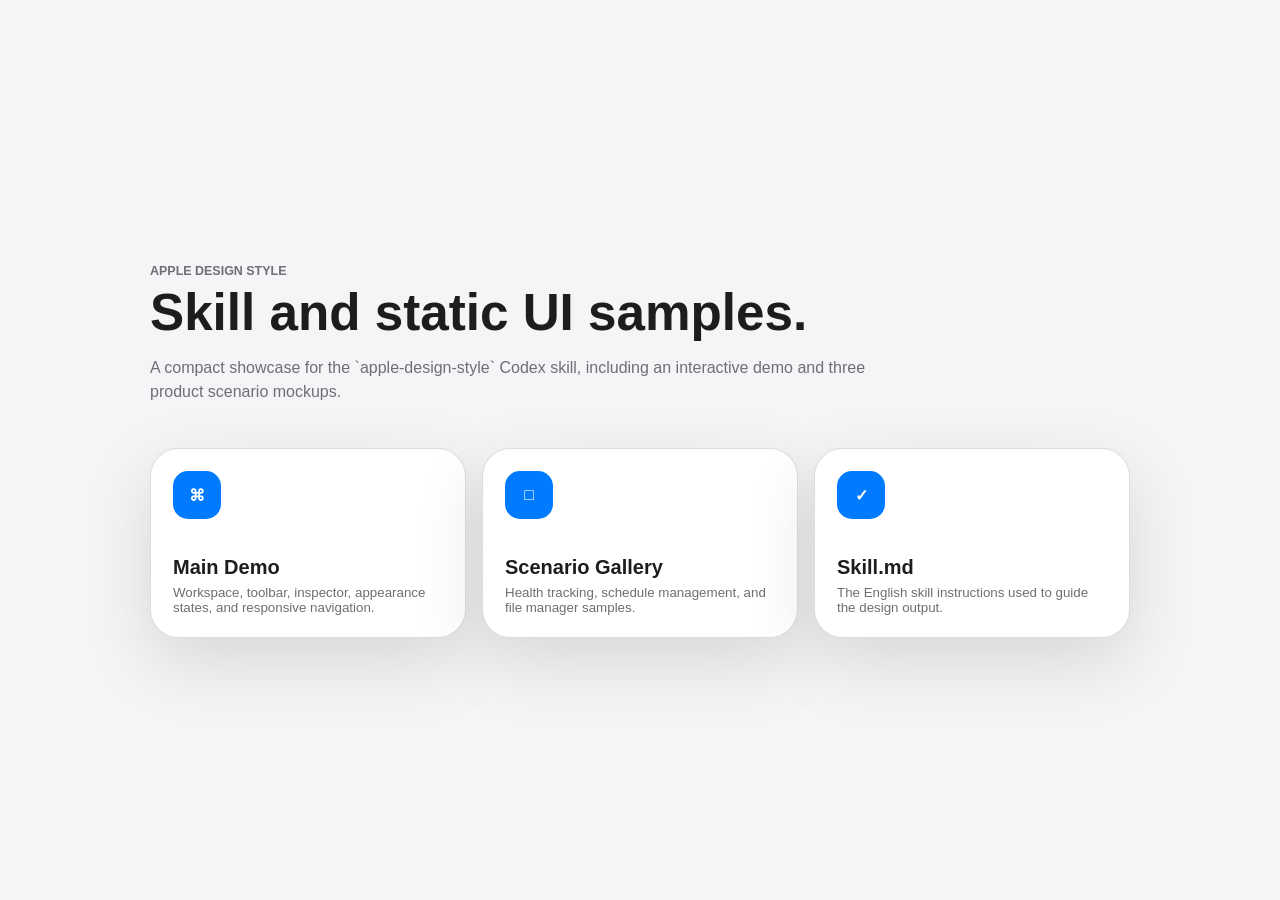
<file: index.html>
<!doctype html>
<html lang="en">
  <head>
    <meta charset="utf-8" />
    <meta name="viewport" content="width=device-width, initial-scale=1" />
    <title>Apple Design Style Showcase</title>
    <link rel="icon" href="./demo/assets/favicon.svg" type="image/svg+xml" />
    <style>
      :root {
        color-scheme: light dark;
        --accent: #007aff;
        --background: #f5f5f7;
        --surface: #ffffff;
        --text: #1d1d1f;
        --secondary: #6e6e73;
        --separator: rgba(60, 60, 67, 0.18);
        --fill: rgba(120, 120, 128, 0.12);
        --shadow: 0 24px 70px rgba(0, 0, 0, 0.12);
      }

      @media (prefers-color-scheme: dark) {
        :root {
          --background: #111113;
          --surface: #1c1c1e;
          --text: #f5f5f7;
          --secondary: #b7b7bd;
          --separator: rgba(235, 235, 245, 0.16);
          --fill: rgba(120, 120, 128, 0.22);
          --shadow: 0 24px 70px rgba(0, 0, 0, 0.42);
        }
      }

      * {
        box-sizing: border-box;
      }

      body {
        margin: 0;
        min-height: 100svh;
        padding: 24px;
        background: var(--background);
        color: var(--text);
        font-family: -apple-system, BlinkMacSystemFont, "SF Pro Text", "SF Pro Display", "Helvetica Neue", Arial, sans-serif;
        display: grid;
        place-items: center;
      }

      main {
        width: min(980px, 100%);
        display: grid;
        gap: 28px;
      }

      header {
        max-width: 720px;
      }

      p {
        color: var(--secondary);
        line-height: 1.5;
      }

      h1 {
        margin: 0;
        font-size: 3.2rem;
        line-height: 1.05;
        letter-spacing: 0;
      }

      .eyebrow {
        margin: 0 0 6px;
        color: var(--secondary);
        font-size: 0.78rem;
        font-weight: 750;
        text-transform: uppercase;
      }

      .links {
        display: grid;
        grid-template-columns: repeat(3, minmax(0, 1fr));
        gap: 16px;
      }

      a {
        min-height: 190px;
        padding: 22px;
        border: 1px solid var(--separator);
        border-radius: 28px;
        background: var(--surface);
        color: inherit;
        text-decoration: none;
        box-shadow: var(--shadow);
        display: grid;
        align-content: space-between;
      }

      a span {
        width: 48px;
        height: 48px;
        border-radius: 15px;
        background: var(--accent);
        color: #fff;
        display: grid;
        place-items: center;
        font-weight: 800;
      }

      a strong,
      a small {
        display: block;
      }

      a strong {
        margin-bottom: 6px;
        font-size: 1.25rem;
      }

      a small {
        color: var(--secondary);
      }

      @media (max-width: 760px) {
        body {
          padding: 16px;
          place-items: start center;
        }

        h1 {
          font-size: 2.35rem;
        }

        .links {
          grid-template-columns: 1fr;
        }
      }
    </style>
  </head>
  <body>
    <main>
      <header>
        <p class="eyebrow">Apple Design Style</p>
        <h1>Skill and static UI samples.</h1>
        <p>
          A compact showcase for the `apple-design-style` Codex skill, including an interactive demo and three product scenario mockups.
        </p>
      </header>

      <section class="links" aria-label="Showcase links">
        <a href="./demo/">
          <span>⌘</span>
          <div>
            <strong>Main Demo</strong>
            <small>Workspace, toolbar, inspector, appearance states, and responsive navigation.</small>
          </div>
        </a>
        <a href="./scenarios/">
          <span>□</span>
          <div>
            <strong>Scenario Gallery</strong>
            <small>Health tracking, schedule management, and file manager samples.</small>
          </div>
        </a>
        <a href="./skill/SKILL.md">
          <span>✓</span>
          <div>
            <strong>Skill.md</strong>
            <small>The English skill instructions used to guide the design output.</small>
          </div>
        </a>
      </section>
    </main>
  </body>
</html>
</file>
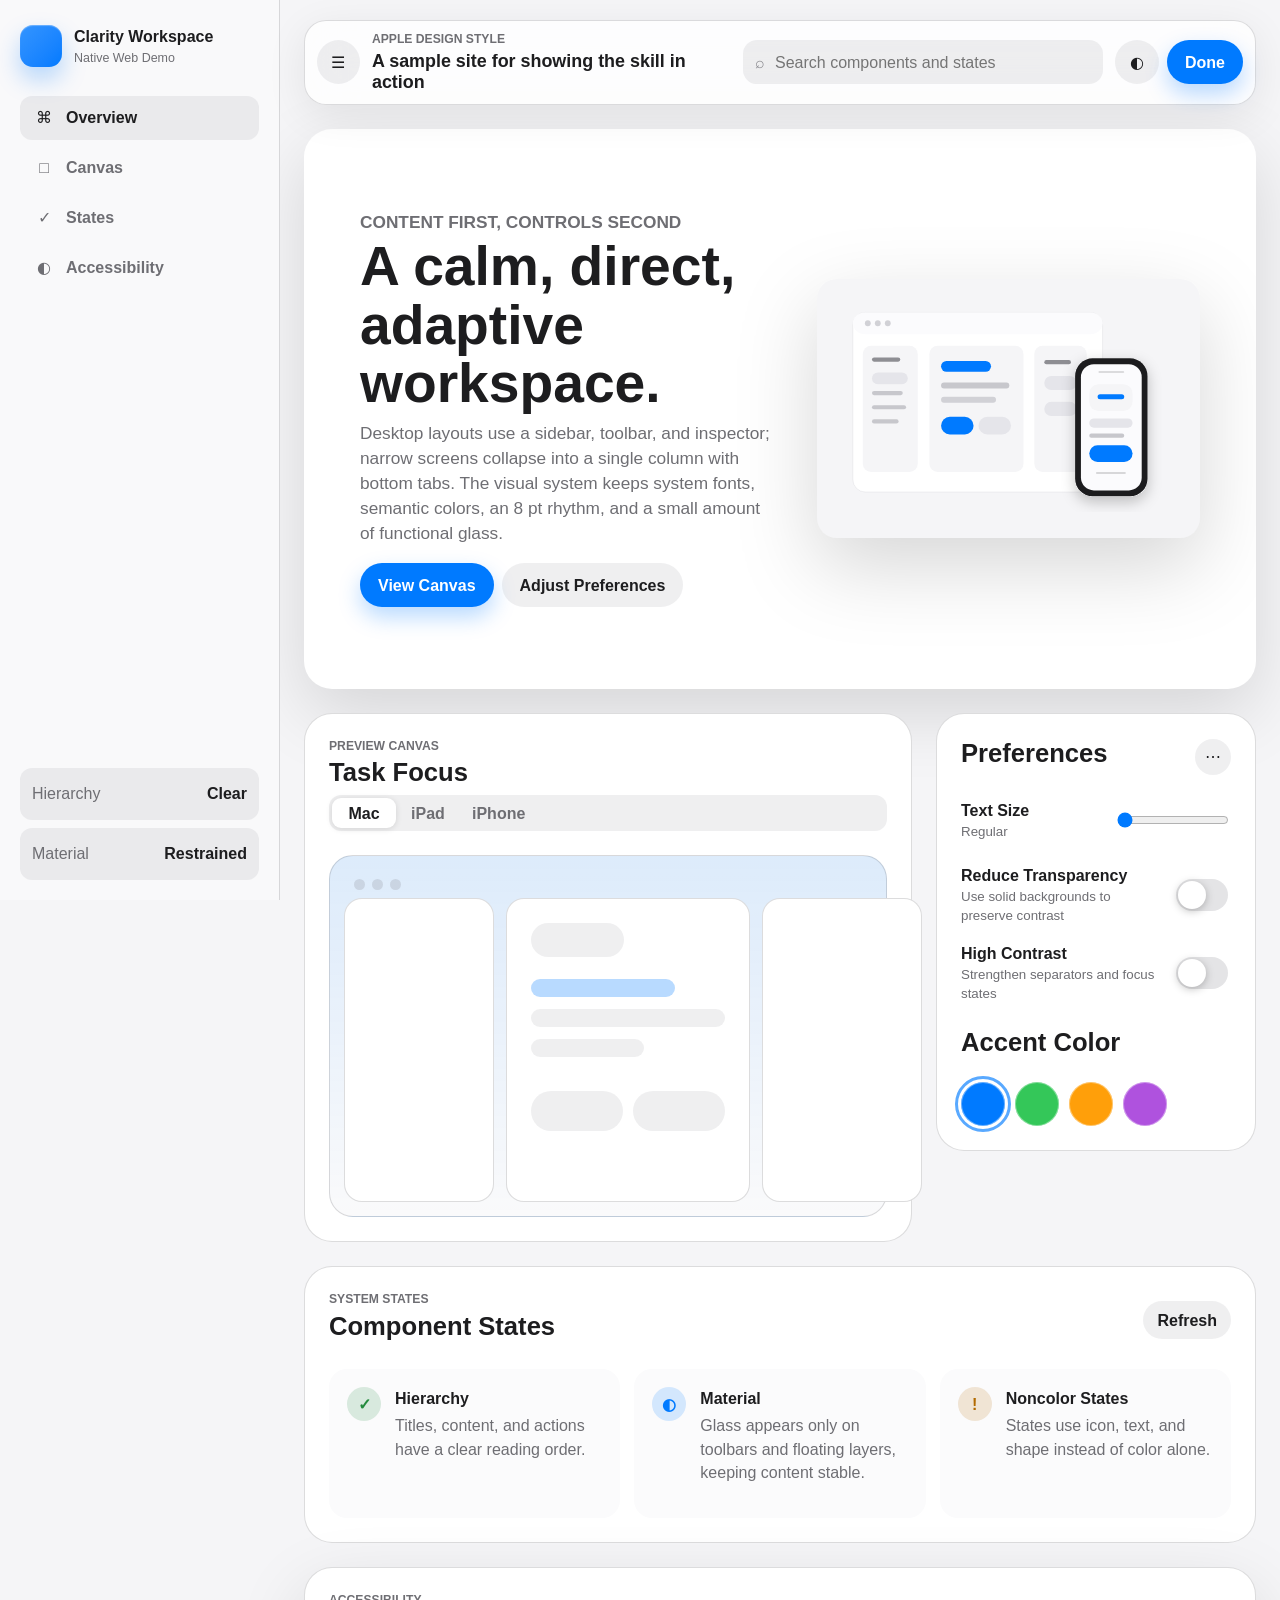
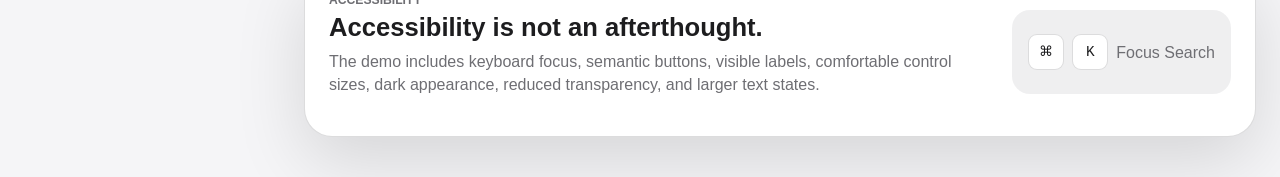
<file: demo/index.html>
<!doctype html>
<html lang="en">
  <head>
    <meta charset="utf-8" />
    <meta name="viewport" content="width=device-width, initial-scale=1" />
    <title>Clarity Workspace | Apple Design Style Demo</title>
    <meta
      name="description"
      content="A static Apple-inspired web demo showing calm hierarchy, native controls, responsive navigation, light and dark appearance, and accessible interaction states."
    />
    <link rel="icon" href="./assets/favicon.svg" type="image/svg+xml" />
    <link rel="stylesheet" href="./styles.css" />
  </head>
  <body>
    <div class="app-shell" data-theme="system" data-density="regular">
      <aside class="sidebar" aria-label="Primary navigation">
        <a class="brand" href="#overview" aria-label="Clarity Workspace home">
          <span class="brand-mark" aria-hidden="true"></span>
          <span>
            <strong>Clarity Workspace</strong>
            <small>Native Web Demo</small>
          </span>
        </a>

        <nav class="nav-list" aria-label="Demo sections">
          <a class="nav-item is-active" href="#overview">
            <span aria-hidden="true">⌘</span>
            Overview
          </a>
          <a class="nav-item" href="#canvas">
            <span aria-hidden="true">□</span>
            Canvas
          </a>
          <a class="nav-item" href="#states">
            <span aria-hidden="true">✓</span>
            States
          </a>
          <a class="nav-item" href="#accessibility">
            <span aria-hidden="true">◐</span>
            Accessibility
          </a>
        </nav>

        <div class="sidebar-footer">
          <div class="mini-stat">
            <span>Hierarchy</span>
            <strong>Clear</strong>
          </div>
          <div class="mini-stat">
            <span>Material</span>
            <strong>Restrained</strong>
          </div>
        </div>
      </aside>

      <main class="workspace">
        <header class="toolbar" aria-label="Toolbar">
          <div class="toolbar-leading">
            <button class="icon-button menu-button" id="menu-toggle" type="button" aria-label="Open navigation">
              <span aria-hidden="true">☰</span>
            </button>
            <div>
              <p class="eyebrow">Apple Design Style</p>
              <h1>A sample site for showing the skill in action</h1>
            </div>
          </div>

          <form class="search-field" role="search">
            <label class="sr-only" for="search">Search components</label>
            <span aria-hidden="true">⌕</span>
            <input id="search" name="search" type="search" placeholder="Search components and states" autocomplete="off" />
          </form>

          <div class="toolbar-actions">
            <button class="icon-button" id="theme-toggle" type="button" aria-label="Toggle appearance">
              <span aria-hidden="true">◐</span>
            </button>
            <button class="primary-button" type="button" id="done-button">Done</button>
          </div>
        </header>

        <section class="hero-panel" id="overview" aria-labelledby="overview-title">
          <div class="hero-copy">
            <p class="eyebrow">Content first, controls second</p>
            <h2 id="overview-title">A calm, direct, adaptive workspace.</h2>
            <p>
              Desktop layouts use a sidebar, toolbar, and inspector; narrow screens collapse into a single column with bottom tabs. The visual system keeps system fonts, semantic colors, an 8 pt rhythm, and a small amount of functional glass.
            </p>
            <div class="hero-actions">
              <a class="primary-button" href="#canvas">View Canvas</a>
              <button class="secondary-button" type="button" id="open-sheet">Adjust Preferences</button>
            </div>
          </div>

          <figure class="visual-asset" aria-label="Responsive interface preview">
            <img src="./assets/clarity-preview.svg" alt="A clean desktop and phone interface preview" />
          </figure>
        </section>

        <section class="content-grid" id="canvas" aria-label="Canvas and inspector">
          <article class="preview-surface">
            <div class="surface-header">
              <div>
                <p class="eyebrow">Preview Canvas</p>
                <h2>Task Focus</h2>
              </div>
              <div class="segmented-control" role="tablist" aria-label="Device">
                <button class="segment is-selected" type="button" role="tab" aria-selected="true" data-device="mac">Mac</button>
                <button class="segment" type="button" role="tab" aria-selected="false" data-device="ipad">iPad</button>
                <button class="segment" type="button" role="tab" aria-selected="false" data-device="iphone">iPhone</button>
              </div>
            </div>

            <div class="device-preview" data-current-device="mac">
              <div class="window-chrome" aria-hidden="true">
                <span></span><span></span><span></span>
              </div>
              <div class="mock-layout">
                <div class="mock-sidebar"></div>
                <div class="mock-main">
                  <div class="mock-title"></div>
                  <div class="mock-row strong"></div>
                  <div class="mock-row"></div>
                  <div class="mock-row short"></div>
                  <div class="mock-actions">
                    <span></span>
                    <span></span>
                  </div>
                </div>
                <div class="mock-inspector"></div>
              </div>
            </div>
          </article>

          <aside class="inspector" aria-label="Inspector">
            <div class="inspector-section">
              <div class="section-title">
                <h2>Preferences</h2>
                <button class="icon-button small more-settings" type="button" aria-label="More preferences">
                  <span aria-hidden="true">⋯</span>
                </button>
              </div>

              <label class="control-row" for="text-scale">
                <span>
                  <strong>Text Size</strong>
                  <small id="scale-label">Regular</small>
                </span>
                <input id="text-scale" type="range" min="0" max="2" value="0" />
              </label>

              <label class="switch-row">
                <span>
                  <strong>Reduce Transparency</strong>
                  <small>Use solid backgrounds to preserve contrast</small>
                </span>
                <input id="solid-toggle" type="checkbox" role="switch" />
              </label>

              <label class="switch-row">
                <span>
                  <strong>High Contrast</strong>
                  <small>Strengthen separators and focus states</small>
                </span>
                <input id="contrast-toggle" type="checkbox" role="switch" />
              </label>
            </div>

            <div class="inspector-section">
              <h2>Accent Color</h2>
              <div class="accent-swatches" aria-label="Choose accent color">
                <button class="swatch is-selected" type="button" style="--swatch: #007aff" data-accent="#007aff" aria-label="Blue"></button>
                <button class="swatch" type="button" style="--swatch: #34c759" data-accent="#34c759" aria-label="Green"></button>
                <button class="swatch" type="button" style="--swatch: #ff9f0a" data-accent="#ff9f0a" aria-label="Orange"></button>
                <button class="swatch" type="button" style="--swatch: #af52de" data-accent="#af52de" aria-label="Purple"></button>
              </div>
            </div>
          </aside>
        </section>

        <section class="status-list" id="states" aria-labelledby="states-title">
          <div class="section-title">
            <div>
              <p class="eyebrow">System States</p>
              <h2 id="states-title">Component States</h2>
            </div>
            <button class="secondary-button compact" type="button" id="shuffle-status">Refresh</button>
          </div>

          <div class="status-grid">
            <article class="status-item" data-tags="hierarchy toolbar">
              <span class="status-glyph success" aria-hidden="true">✓</span>
              <div>
                <h3>Hierarchy</h3>
                <p>Titles, content, and actions have a clear reading order.</p>
              </div>
            </article>
            <article class="status-item" data-tags="material glass">
              <span class="status-glyph neutral" aria-hidden="true">◐</span>
              <div>
                <h3>Material</h3>
                <p>Glass appears only on toolbars and floating layers, keeping content stable.</p>
              </div>
            </article>
            <article class="status-item" data-tags="accessibility contrast">
              <span class="status-glyph warning" aria-hidden="true">!</span>
              <div>
                <h3>Noncolor States</h3>
                <p>States use icon, text, and shape instead of color alone.</p>
              </div>
            </article>
          </div>
        </section>

        <section class="accessibility-panel" id="accessibility" aria-labelledby="accessibility-title">
          <div>
            <p class="eyebrow">Accessibility</p>
            <h2 id="accessibility-title">Accessibility is not an afterthought.</h2>
            <p>
              The demo includes keyboard focus, semantic buttons, visible labels, comfortable control sizes, dark appearance, reduced transparency, and larger text states.
            </p>
          </div>
          <div class="keyboard-card" aria-label="Keyboard shortcut example">
            <kbd>⌘</kbd>
            <kbd>K</kbd>
            <span>Focus Search</span>
          </div>
        </section>
      </main>

      <nav class="bottom-tabs" aria-label="Bottom tabs">
        <a class="is-active" href="#overview"><span aria-hidden="true">⌘</span><span>Overview</span></a>
        <a href="#canvas"><span aria-hidden="true">□</span><span>Canvas</span></a>
        <a href="#states"><span aria-hidden="true">✓</span><span>States</span></a>
        <a href="#accessibility"><span aria-hidden="true">◐</span><span>Access</span></a>
      </nav>
    </div>

    <dialog class="settings-sheet" id="settings-sheet" aria-labelledby="sheet-title">
      <form method="dialog">
        <div class="sheet-grabber" aria-hidden="true"></div>
        <div class="section-title">
          <h2 id="sheet-title">Display Preferences</h2>
          <button class="icon-button small" value="cancel" aria-label="Close">
            <span aria-hidden="true">×</span>
          </button>
        </div>
        <label class="switch-row">
          <span>
            <strong>Compact Density</strong>
            <small>Suited to repeat-use work surfaces</small>
          </span>
          <input id="density-toggle" type="checkbox" role="switch" />
        </label>
        <menu>
          <button class="secondary-button" value="cancel">Cancel</button>
          <button class="primary-button" value="default">Done</button>
        </menu>
      </form>
    </dialog>

    <dialog class="settings-sheet nav-sheet" id="nav-sheet" aria-labelledby="nav-sheet-title">
      <form method="dialog">
        <div class="sheet-grabber" aria-hidden="true"></div>
        <div class="section-title">
          <h2 id="nav-sheet-title">Navigation</h2>
          <button class="icon-button small" value="cancel" aria-label="Close navigation">
            <span aria-hidden="true">×</span>
          </button>
        </div>
        <nav class="sheet-nav" aria-label="Sheet navigation">
          <a href="#overview">Overview</a>
          <a href="#canvas">Canvas</a>
          <a href="#states">States</a>
          <a href="#accessibility">Accessibility</a>
        </nav>
      </form>
    </dialog>

    <script src="./script.js"></script>
  </body>
</html>
</file>
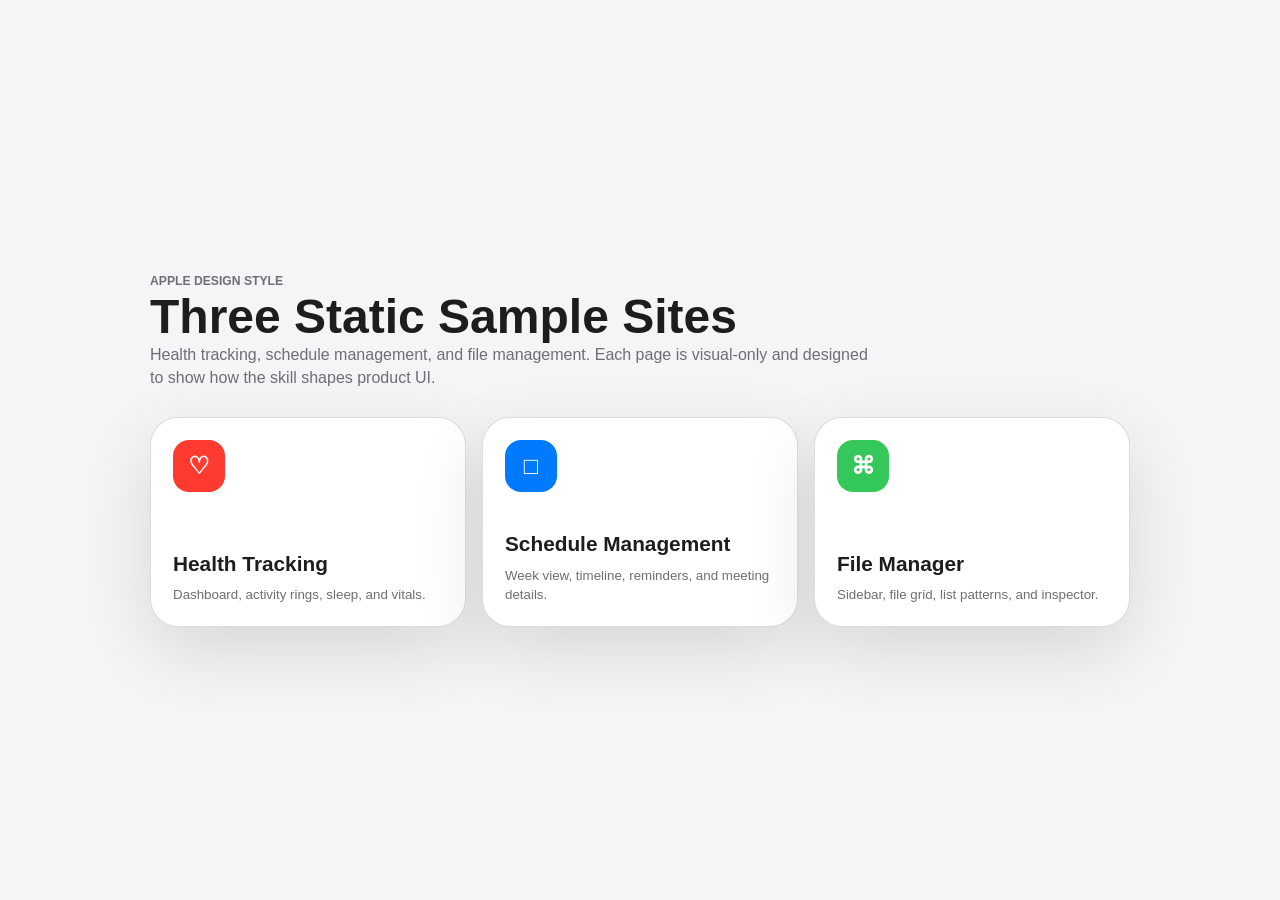
<file: scenarios/index.html>
<!doctype html>
<html lang="en">
  <head>
    <meta charset="utf-8" />
    <meta name="viewport" content="width=device-width, initial-scale=1" />
    <title>Apple Design Style Scenario Gallery</title>
    <link rel="icon" href="./assets/favicon.svg" type="image/svg+xml" />
    <link rel="stylesheet" href="./styles.css" />
  </head>
  <body class="gallery-page">
    <main class="gallery-shell">
      <header class="gallery-header">
        <p class="eyebrow">Apple Design Style</p>
        <h1>Three Static Sample Sites</h1>
        <p>Health tracking, schedule management, and file management. Each page is visual-only and designed to show how the skill shapes product UI.</p>
      </header>

      <section class="scenario-grid" aria-label="Sample sites">
        <a class="scenario-link health-link" href="./health.html">
          <span class="scenario-icon">♡</span>
          <span>
            <strong>Health Tracking</strong>
            <small>Dashboard, activity rings, sleep, and vitals.</small>
          </span>
        </a>
        <a class="scenario-link schedule-link" href="./schedule.html">
          <span class="scenario-icon">□</span>
          <span>
            <strong>Schedule Management</strong>
            <small>Week view, timeline, reminders, and meeting details.</small>
          </span>
        </a>
        <a class="scenario-link files-link" href="./files.html">
          <span class="scenario-icon">⌘</span>
          <span>
            <strong>File Manager</strong>
            <small>Sidebar, file grid, list patterns, and inspector.</small>
          </span>
        </a>
      </section>
    </main>
  </body>
</html>
</file>
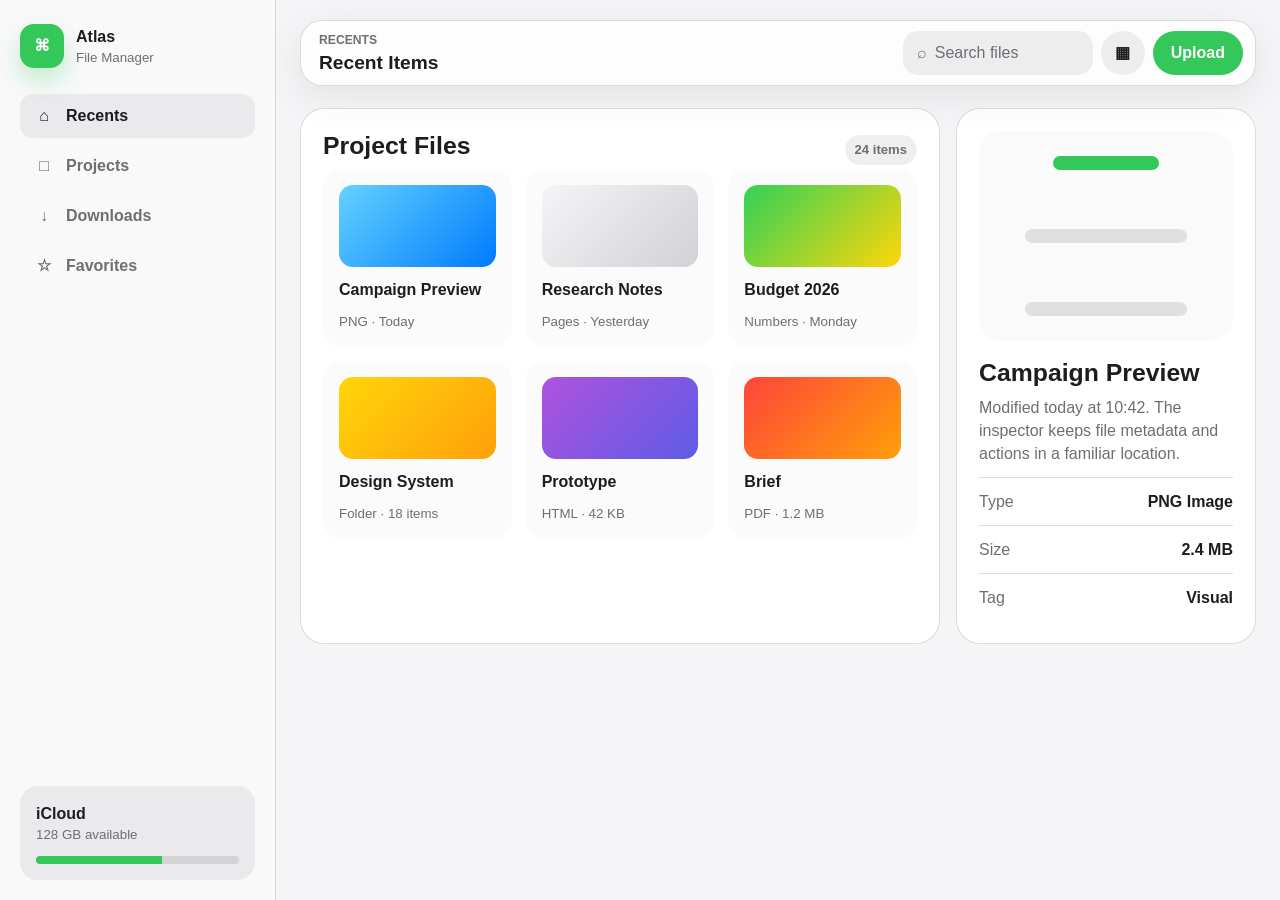
<file: scenarios/files.html>
<!doctype html>
<html lang="en">
  <head>
    <meta charset="utf-8" />
    <meta name="viewport" content="width=device-width, initial-scale=1" />
    <title>File Manager | Apple Design Style</title>
    <link rel="icon" href="./assets/favicon.svg" type="image/svg+xml" />
    <link rel="stylesheet" href="./styles.css" />
  </head>
  <body>
    <div class="app-frame files-theme">
      <aside class="sidebar">
        <a class="brand" href="./index.html">
          <span class="brand-icon">⌘</span>
          <span><strong>Atlas</strong><small>File Manager</small></span>
        </a>
        <nav class="sidebar-nav" aria-label="File management navigation">
          <a class="is-active" href="#"><span>⌂</span> Recents</a>
          <a href="#"><span>□</span> Projects</a>
          <a href="#"><span>↓</span> Downloads</a>
          <a href="#"><span>☆</span> Favorites</a>
        </nav>
        <div class="storage-meter">
          <div><strong>iCloud</strong><small>128 GB available</small></div>
          <span></span>
        </div>
      </aside>

      <main class="app-main files-layout">
        <header class="toolbar">
          <div>
            <p class="eyebrow">Recents</p>
            <h1>Recent Items</h1>
          </div>
          <div class="toolbar-actions">
            <div class="search-pill"><span>⌕</span><span>Search files</span></div>
            <button class="icon-button" aria-label="View">▦</button>
            <button class="primary-button">Upload</button>
          </div>
        </header>

        <section class="file-content" aria-label="File browser area">
          <article class="file-browser">
            <div class="section-heading">
              <h2>Project Files</h2>
              <span class="status-token">24 items</span>
            </div>
            <div class="file-grid">
              <div class="file-tile image-tile"><span></span><strong>Campaign Preview</strong><small>PNG · Today</small></div>
              <div class="file-tile doc-tile"><span></span><strong>Research Notes</strong><small>Pages · Yesterday</small></div>
              <div class="file-tile sheet-tile"><span></span><strong>Budget 2026</strong><small>Numbers · Monday</small></div>
              <div class="file-tile folder-tile"><span></span><strong>Design System</strong><small>Folder · 18 items</small></div>
              <div class="file-tile code-tile"><span></span><strong>Prototype</strong><small>HTML · 42 KB</small></div>
              <div class="file-tile pdf-tile"><span></span><strong>Brief</strong><small>PDF · 1.2 MB</small></div>
            </div>
          </article>

          <aside class="inspector">
            <div class="preview-document" aria-label="File preview">
              <span></span><span></span><span></span>
            </div>
            <h2>Campaign Preview</h2>
            <p>Modified today at 10:42. The inspector keeps file metadata and actions in a familiar location.</p>
            <ul class="clean-list">
              <li><span>Type</span><strong>PNG Image</strong></li>
              <li><span>Size</span><strong>2.4 MB</strong></li>
              <li><span>Tag</span><strong>Visual</strong></li>
            </ul>
          </aside>
        </section>
      </main>

      <nav class="bottom-tabs" aria-label="Bottom navigation">
        <a class="is-active" href="#"><span>⌂</span><small>Recents</small></a>
        <a href="#"><span>□</span><small>Projects</small></a>
        <a href="#"><span>⌕</span><small>Search</small></a>
        <a href="./index.html"><span>⌂</span><small>Back</small></a>
      </nav>
    </div>
  </body>
</html>
</file>
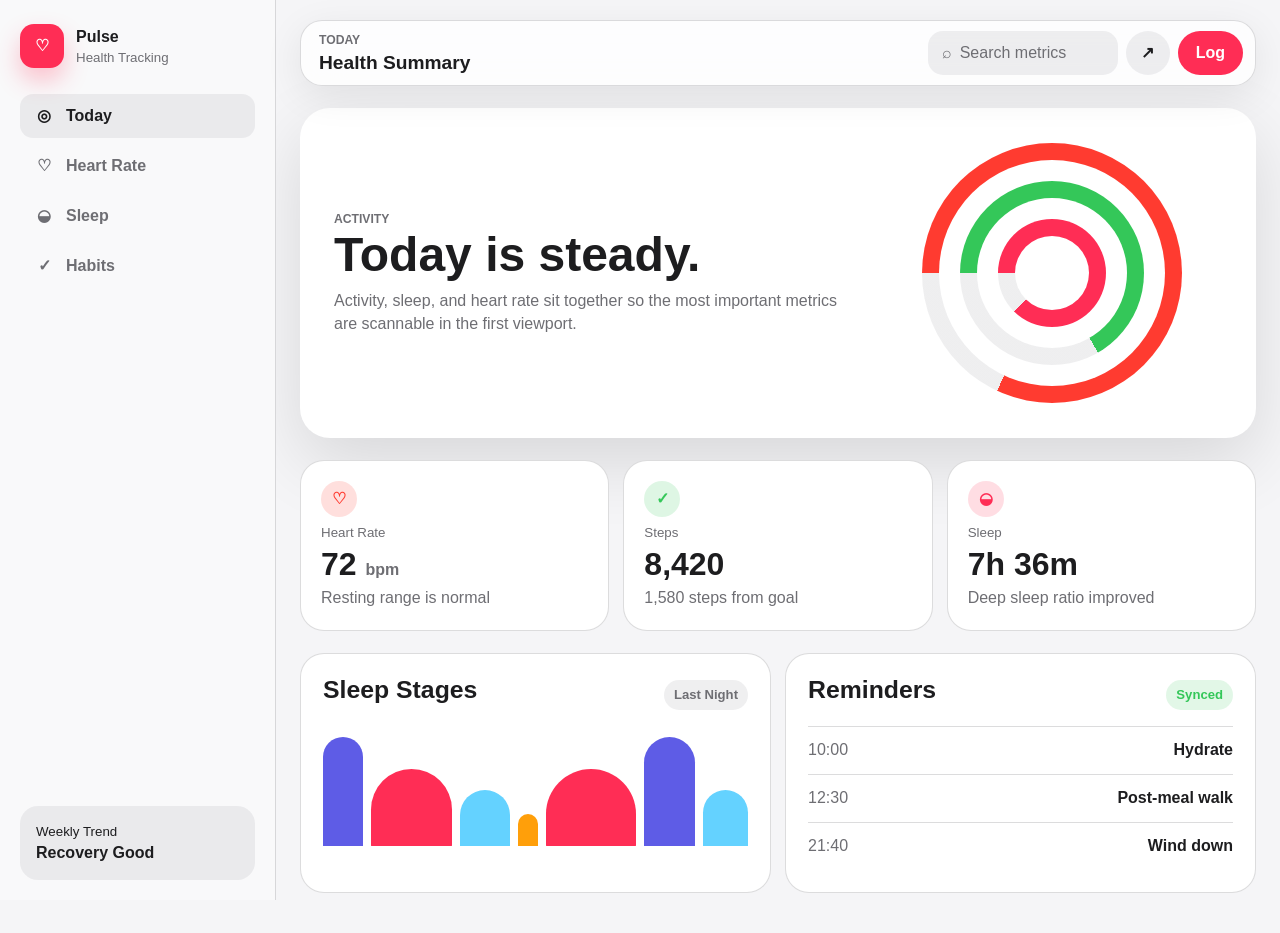
<file: scenarios/health.html>
<!doctype html>
<html lang="en">
  <head>
    <meta charset="utf-8" />
    <meta name="viewport" content="width=device-width, initial-scale=1" />
    <title>Health Tracking | Apple Design Style</title>
    <link rel="icon" href="./assets/favicon.svg" type="image/svg+xml" />
    <link rel="stylesheet" href="./styles.css" />
  </head>
  <body>
    <div class="app-frame health-theme">
      <aside class="sidebar">
        <a class="brand" href="./index.html">
          <span class="brand-icon">♡</span>
          <span><strong>Pulse</strong><small>Health Tracking</small></span>
        </a>
        <nav class="sidebar-nav" aria-label="Health tracking navigation">
          <a class="is-active" href="#"><span>◎</span> Today</a>
          <a href="#"><span>♡</span> Heart Rate</a>
          <a href="#"><span>◒</span> Sleep</a>
          <a href="#"><span>✓</span> Habits</a>
        </nav>
        <div class="sidebar-note">
          <small>Weekly Trend</small>
          <strong>Recovery Good</strong>
        </div>
      </aside>

      <main class="app-main">
        <header class="toolbar">
          <div>
            <p class="eyebrow">Today</p>
            <h1>Health Summary</h1>
          </div>
          <div class="toolbar-actions">
            <div class="search-pill"><span>⌕</span><span>Search metrics</span></div>
            <button class="icon-button" aria-label="Share">↗</button>
            <button class="primary-button">Log</button>
          </div>
        </header>

        <section class="hero-dashboard health-hero">
          <div>
            <p class="eyebrow">Activity</p>
            <h2>Today is steady.</h2>
            <p>Activity, sleep, and heart rate sit together so the most important metrics are scannable in the first viewport.</p>
          </div>
          <div class="activity-rings" aria-label="Activity rings preview">
            <span class="ring move"></span>
            <span class="ring exercise"></span>
            <span class="ring stand"></span>
            <strong>82%</strong>
          </div>
        </section>

        <section class="metric-grid" aria-label="Health metrics">
          <article class="metric-card">
            <span class="metric-symbol red">♡</span>
            <small>Heart Rate</small>
            <strong>72 <span>bpm</span></strong>
            <p>Resting range is normal</p>
          </article>
          <article class="metric-card">
            <span class="metric-symbol green">✓</span>
            <small>Steps</small>
            <strong>8,420</strong>
            <p>1,580 steps from goal</p>
          </article>
          <article class="metric-card">
            <span class="metric-symbol blue">◒</span>
            <small>Sleep</small>
            <strong>7h 36m</strong>
            <p>Deep sleep ratio improved</p>
          </article>
        </section>

        <section class="two-column">
          <article class="panel">
            <div class="section-heading">
              <h2>Sleep Stages</h2>
              <span class="status-token">Last Night</span>
            </div>
            <div class="sleep-bars" aria-label="Sleep stage chart">
              <span class="deep"></span><span class="core"></span><span class="rem"></span><span class="awake"></span>
              <span class="core"></span><span class="deep"></span><span class="rem"></span>
            </div>
          </article>
          <article class="panel">
            <div class="section-heading">
              <h2>Reminders</h2>
              <span class="status-token success">Synced</span>
            </div>
            <ul class="clean-list">
              <li><span>10:00</span><strong>Hydrate</strong></li>
              <li><span>12:30</span><strong>Post-meal walk</strong></li>
              <li><span>21:40</span><strong>Wind down</strong></li>
            </ul>
          </article>
        </section>
      </main>

      <nav class="bottom-tabs" aria-label="Bottom navigation">
        <a class="is-active" href="#"><span>◎</span><small>Today</small></a>
        <a href="#"><span>♡</span><small>Heart Rate</small></a>
        <a href="#"><span>◒</span><small>Sleep</small></a>
        <a href="./index.html"><span>⌂</span><small>Back</small></a>
      </nav>
    </div>
  </body>
</html>
</file>
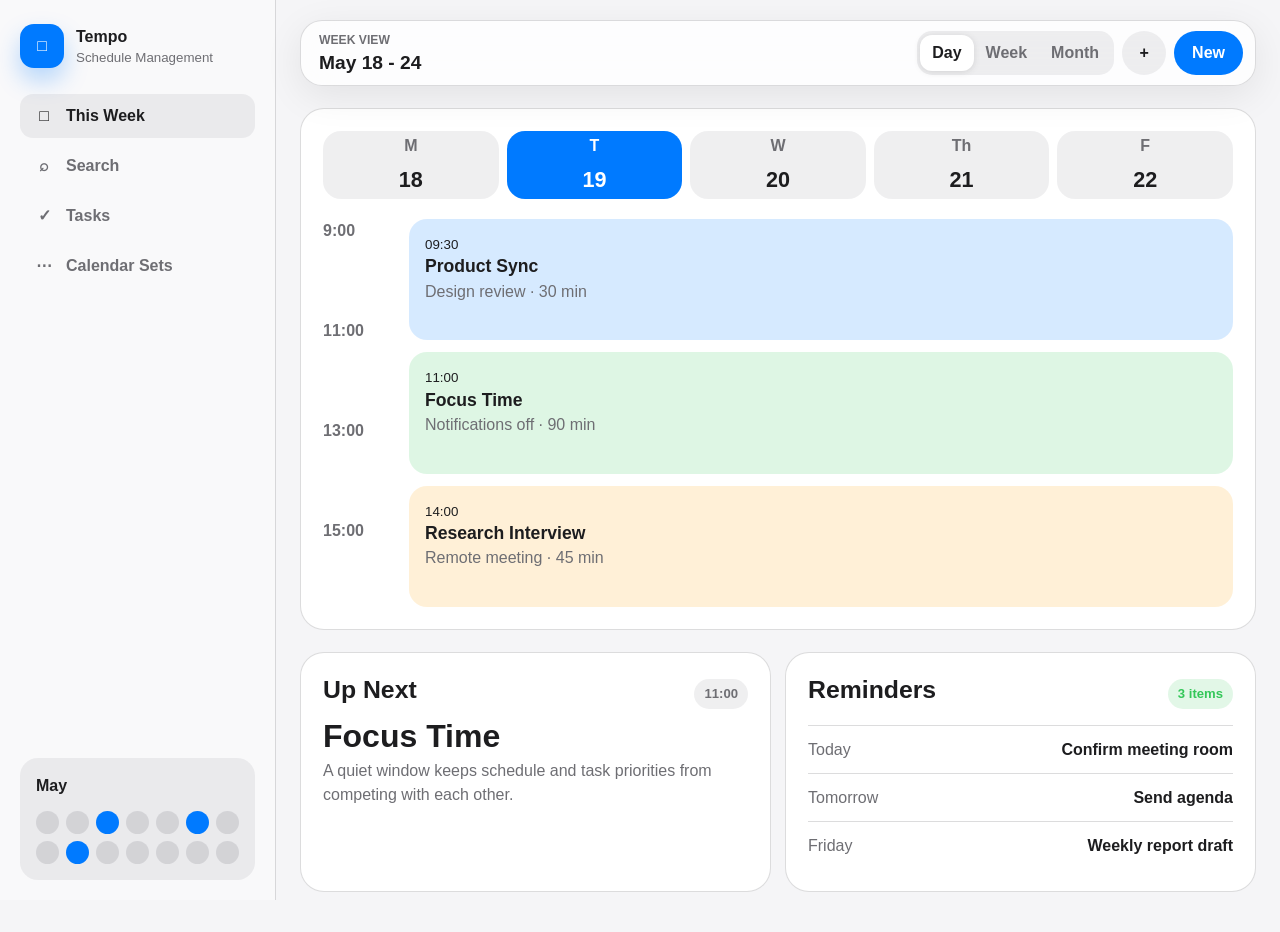
<file: scenarios/schedule.html>
<!doctype html>
<html lang="en">
  <head>
    <meta charset="utf-8" />
    <meta name="viewport" content="width=device-width, initial-scale=1" />
    <title>Schedule Management | Apple Design Style</title>
    <link rel="icon" href="./assets/favicon.svg" type="image/svg+xml" />
    <link rel="stylesheet" href="./styles.css" />
  </head>
  <body>
    <div class="app-frame schedule-theme">
      <aside class="sidebar">
        <a class="brand" href="./index.html">
          <span class="brand-icon">□</span>
          <span><strong>Tempo</strong><small>Schedule Management</small></span>
        </a>
        <nav class="sidebar-nav" aria-label="Schedule navigation">
          <a class="is-active" href="#"><span>□</span> This Week</a>
          <a href="#"><span>⌕</span> Search</a>
          <a href="#"><span>✓</span> Tasks</a>
          <a href="#"><span>⋯</span> Calendar Sets</a>
        </nav>
        <div class="mini-calendar" aria-label="Month preview">
          <strong>May</strong>
          <div>
            <span></span><span></span><span class="filled"></span><span></span><span></span><span class="filled"></span><span></span>
            <span></span><span class="filled"></span><span></span><span></span><span></span><span></span><span></span>
          </div>
        </div>
      </aside>

      <main class="app-main">
        <header class="toolbar">
          <div>
            <p class="eyebrow">Week View</p>
            <h1>May 18 - 24</h1>
          </div>
          <div class="toolbar-actions">
            <div class="segmented">
              <span class="is-selected">Day</span><span>Week</span><span>Month</span>
            </div>
            <button class="icon-button" aria-label="Add">+</button>
            <button class="primary-button">New</button>
          </div>
        </header>

        <section class="calendar-board" aria-label="Weekly schedule view">
          <div class="week-strip">
            <span>M<em>18</em></span><span class="is-today">T<em>19</em></span><span>W<em>20</em></span>
            <span>Th<em>21</em></span><span>F<em>22</em></span>
          </div>
          <div class="day-layout">
            <div class="time-rail"><span>9:00</span><span>11:00</span><span>13:00</span><span>15:00</span></div>
            <div class="event-stack">
              <article class="event-card blue-event">
                <small>09:30</small><strong>Product Sync</strong><p>Design review · 30 min</p>
              </article>
              <article class="event-card green-event">
                <small>11:00</small><strong>Focus Time</strong><p>Notifications off · 90 min</p>
              </article>
              <article class="event-card orange-event">
                <small>14:00</small><strong>Research Interview</strong><p>Remote meeting · 45 min</p>
              </article>
            </div>
          </div>
        </section>

        <section class="two-column">
          <article class="panel">
            <div class="section-heading">
              <h2>Up Next</h2>
              <span class="status-token">11:00</span>
            </div>
            <p class="large-note">Focus Time</p>
            <p>A quiet window keeps schedule and task priorities from competing with each other.</p>
          </article>
          <article class="panel">
            <div class="section-heading">
              <h2>Reminders</h2>
              <span class="status-token success">3 items</span>
            </div>
            <ul class="clean-list">
              <li><span>Today</span><strong>Confirm meeting room</strong></li>
              <li><span>Tomorrow</span><strong>Send agenda</strong></li>
              <li><span>Friday</span><strong>Weekly report draft</strong></li>
            </ul>
          </article>
        </section>
      </main>

      <nav class="bottom-tabs" aria-label="Bottom navigation">
        <a class="is-active" href="#"><span>□</span><small>Calendar</small></a>
        <a href="#"><span>✓</span><small>Tasks</small></a>
        <a href="#"><span>⌕</span><small>Search</small></a>
        <a href="./index.html"><span>⌂</span><small>Back</small></a>
      </nav>
    </div>
  </body>
</html>
</file>
<file: demo/styles.css>
:root {
  color-scheme: light dark;
  --accent: #007aff;
  --success: #248a3d;
  --warning: #b26a00;
  --destructive: #ff3b30;
  --background: #f5f5f7;
  --surface: #ffffff;
  --surface-elevated: rgba(255, 255, 255, 0.78);
  --text: #1d1d1f;
  --secondary-text: #6e6e73;
  --tertiary-text: #86868b;
  --separator: rgba(60, 60, 67, 0.18);
  --fill: rgba(120, 120, 128, 0.12);
  --strong-fill: rgba(120, 120, 128, 0.2);
  --radius-lg: 28px;
  --radius-md: 18px;
  --radius-sm: 12px;
  --shadow: 0 24px 70px rgba(0, 0, 0, 0.13);
  --blur: saturate(180%) blur(24px);
  --type-scale: 1;
}

@media (prefers-color-scheme: dark) {
  :root {
    --background: #111113;
    --surface: #1c1c1e;
    --surface-elevated: rgba(28, 28, 30, 0.76);
    --text: #f5f5f7;
    --secondary-text: #b7b7bd;
    --tertiary-text: #8e8e93;
    --separator: rgba(235, 235, 245, 0.16);
    --fill: rgba(120, 120, 128, 0.22);
    --strong-fill: rgba(120, 120, 128, 0.32);
    --shadow: 0 24px 70px rgba(0, 0, 0, 0.42);
  }
}

.app-shell[data-theme="light"] {
  color-scheme: light;
  --background: #f5f5f7;
  --surface: #ffffff;
  --surface-elevated: rgba(255, 255, 255, 0.78);
  --text: #1d1d1f;
  --secondary-text: #6e6e73;
  --tertiary-text: #86868b;
  --separator: rgba(60, 60, 67, 0.18);
  --fill: rgba(120, 120, 128, 0.12);
  --strong-fill: rgba(120, 120, 128, 0.2);
  --shadow: 0 24px 70px rgba(0, 0, 0, 0.13);
}

.app-shell[data-theme="dark"] {
  color-scheme: dark;
  --background: #111113;
  --surface: #1c1c1e;
  --surface-elevated: rgba(28, 28, 30, 0.76);
  --text: #f5f5f7;
  --secondary-text: #b7b7bd;
  --tertiary-text: #8e8e93;
  --separator: rgba(235, 235, 245, 0.16);
  --fill: rgba(120, 120, 128, 0.22);
  --strong-fill: rgba(120, 120, 128, 0.32);
  --shadow: 0 24px 70px rgba(0, 0, 0, 0.42);
}

* {
  box-sizing: border-box;
}

html {
  scroll-behavior: smooth;
}

body {
  margin: 0;
  min-width: 320px;
  background: var(--background);
  color: var(--text);
  font-family: -apple-system, BlinkMacSystemFont, "SF Pro Text", "SF Pro Display", "Helvetica Neue", Arial, sans-serif;
  font-size: calc(16px * var(--type-scale));
  line-height: 1.45;
}

button,
input {
  font: inherit;
}

button,
a {
  -webkit-tap-highlight-color: transparent;
}

a {
  color: inherit;
  text-decoration: none;
}

:focus-visible {
  outline: 3px solid color-mix(in srgb, var(--accent), white 28%);
  outline-offset: 3px;
}

.sr-only {
  position: absolute;
  width: 1px;
  height: 1px;
  overflow: hidden;
  clip: rect(0, 0, 0, 0);
  white-space: nowrap;
}

.app-shell {
  min-height: 100svh;
  display: grid;
  grid-template-columns: 280px minmax(0, 1fr);
}

.sidebar {
  position: sticky;
  top: 0;
  height: 100svh;
  padding: 20px;
  border-right: 1px solid var(--separator);
  background: color-mix(in srgb, var(--background), var(--surface) 42%);
  display: flex;
  flex-direction: column;
  gap: 24px;
}

.brand {
  min-height: 52px;
  display: flex;
  align-items: center;
  gap: 12px;
  border-radius: var(--radius-sm);
}

.brand-mark {
  width: 42px;
  height: 42px;
  border-radius: 13px;
  background:
    linear-gradient(135deg, color-mix(in srgb, var(--accent), white 20%), var(--accent)),
    var(--accent);
  box-shadow: inset 0 1px 1px rgba(255, 255, 255, 0.32), 0 12px 24px color-mix(in srgb, var(--accent), transparent 72%);
}

.brand strong,
.brand small {
  display: block;
}

.brand small,
.eyebrow,
.mini-stat span,
.control-row small,
.switch-row small {
  color: var(--secondary-text);
}

.brand small {
  font-size: 0.78rem;
}

.nav-list {
  display: grid;
  gap: 6px;
}

.nav-item {
  min-height: 44px;
  padding: 0 12px;
  border-radius: var(--radius-sm);
  display: flex;
  align-items: center;
  gap: 10px;
  color: var(--secondary-text);
  font-weight: 590;
}

.nav-item span {
  width: 24px;
  text-align: center;
}

.nav-item:hover,
.nav-item.is-active {
  background: var(--fill);
  color: var(--text);
}

.sidebar-footer {
  margin-top: auto;
  display: grid;
  gap: 8px;
}

.mini-stat {
  min-height: 52px;
  padding: 10px 12px;
  border-radius: var(--radius-sm);
  background: var(--fill);
  display: flex;
  align-items: center;
  justify-content: space-between;
}

.workspace {
  min-width: 0;
  padding: 20px 24px 40px;
  display: grid;
  gap: 24px;
}

.toolbar {
  position: sticky;
  top: 12px;
  z-index: 10;
  min-height: 64px;
  padding: 10px 12px;
  border: 1px solid var(--separator);
  border-radius: 22px;
  background: var(--surface-elevated);
  backdrop-filter: var(--blur);
  -webkit-backdrop-filter: var(--blur);
  display: grid;
  grid-template-columns: minmax(220px, 1fr) minmax(220px, 360px) auto;
  align-items: center;
  gap: 12px;
  box-shadow: 0 10px 40px rgba(0, 0, 0, 0.08);
}

.toolbar-leading,
.toolbar-actions,
.hero-actions,
.section-title,
.mock-actions,
menu {
  display: flex;
  align-items: center;
}

.toolbar-leading {
  gap: 12px;
  min-width: 0;
}

.toolbar-actions,
.hero-actions,
menu {
  gap: 8px;
}

.menu-button {
  display: none;
}

.eyebrow {
  margin: 0 0 2px;
  font-size: 0.76rem;
  font-weight: 700;
  letter-spacing: 0;
  text-transform: uppercase;
}

h1,
h2,
h3,
p {
  margin-top: 0;
}

h1 {
  margin-bottom: 0;
  font-size: 1.12rem;
  line-height: 1.2;
}

h2 {
  margin-bottom: 8px;
  font-size: 1.6rem;
  line-height: 1.18;
  letter-spacing: 0;
}

h3 {
  margin-bottom: 4px;
  font-size: 1rem;
}

p {
  color: var(--secondary-text);
}

.search-field {
  min-height: 44px;
  padding: 0 12px;
  border-radius: 14px;
  background: var(--fill);
  display: flex;
  align-items: center;
  gap: 8px;
  color: var(--tertiary-text);
}

.search-field input {
  width: 100%;
  border: 0;
  outline: 0;
  background: transparent;
  color: var(--text);
}

.icon-button,
.primary-button,
.secondary-button,
.segment,
.swatch {
  border: 0;
  cursor: pointer;
}

.icon-button {
  width: 44px;
  height: 44px;
  border-radius: 50%;
  background: var(--fill);
  color: var(--text);
  display: inline-grid;
  place-items: center;
}

.icon-button:hover,
.secondary-button:hover,
.segment:hover {
  background: var(--strong-fill);
}

.icon-button.small {
  width: 36px;
  height: 36px;
}

.primary-button,
.secondary-button {
  min-height: 44px;
  padding: 0 18px;
  border-radius: 999px;
  display: inline-flex;
  align-items: center;
  justify-content: center;
  font-weight: 700;
  white-space: nowrap;
}

.primary-button {
  background: var(--accent);
  color: #fff;
  box-shadow: 0 10px 22px color-mix(in srgb, var(--accent), transparent 72%);
}

.secondary-button {
  background: var(--fill);
  color: var(--text);
}

.secondary-button.compact {
  min-height: 38px;
  padding-inline: 14px;
}

.hero-panel,
.accessibility-panel {
  border-radius: var(--radius-lg);
  background: var(--surface);
  box-shadow: var(--shadow);
}

.hero-panel {
  min-height: min(560px, calc(100svh - 140px));
  padding: clamp(28px, 5vw, 56px);
  display: grid;
  grid-template-columns: minmax(360px, 1fr) minmax(300px, 0.92fr);
  align-items: center;
  gap: 40px;
  overflow: hidden;
}

.hero-copy h2 {
  max-width: 700px;
  font-size: 3.45rem;
  line-height: 1.06;
}

.hero-copy p {
  max-width: 620px;
  font-size: 1.08rem;
}

.visual-asset {
  margin: 0;
  min-width: 0;
}

.visual-asset img {
  display: block;
  width: 100%;
  height: auto;
  filter: drop-shadow(0 28px 40px rgba(0, 0, 0, 0.16));
}

.content-grid {
  display: grid;
  grid-template-columns: minmax(0, 1fr) 320px;
  gap: 24px;
}

.preview-surface,
.inspector,
.status-list,
.accessibility-panel {
  padding: 24px;
  border: 1px solid var(--separator);
  border-radius: var(--radius-lg);
  background: var(--surface);
}

.surface-header,
.section-title {
  justify-content: space-between;
  gap: 16px;
}

.segmented-control {
  min-height: 36px;
  padding: 3px;
  border-radius: 12px;
  background: var(--fill);
  display: flex;
}

.segment {
  min-width: 64px;
  min-height: 30px;
  padding: 0 12px;
  border-radius: 9px;
  background: transparent;
  color: var(--secondary-text);
  font-weight: 650;
}

.segment.is-selected {
  background: var(--surface);
  color: var(--text);
  box-shadow: 0 1px 6px rgba(0, 0, 0, 0.12);
}

.device-preview {
  margin-top: 24px;
  min-height: 360px;
  padding: 14px;
  border-radius: 24px;
  background:
    linear-gradient(180deg, color-mix(in srgb, var(--accent), transparent 88%), transparent),
    color-mix(in srgb, var(--background), var(--surface) 45%);
  border: 1px solid var(--separator);
  transition: max-width 260ms ease, min-height 260ms ease;
}

.window-chrome {
  height: 28px;
  display: flex;
  align-items: center;
  gap: 7px;
  padding-inline: 10px;
}

.window-chrome span {
  width: 11px;
  height: 11px;
  border-radius: 50%;
  background: var(--strong-fill);
}

.mock-layout {
  min-height: 304px;
  display: grid;
  grid-template-columns: 150px 1fr 160px;
  gap: 12px;
}

.mock-sidebar,
.mock-main,
.mock-inspector {
  border-radius: 18px;
  background: var(--surface);
  border: 1px solid var(--separator);
}

.mock-main {
  padding: 24px;
}

.mock-title,
.mock-row,
.mock-actions span {
  border-radius: 999px;
  background: var(--fill);
}

.mock-title {
  width: 48%;
  height: 34px;
  margin-bottom: 22px;
}

.mock-row {
  width: 100%;
  height: 18px;
  margin-bottom: 12px;
}

.mock-row.strong {
  width: 74%;
  background: color-mix(in srgb, var(--accent), transparent 72%);
}

.mock-row.short {
  width: 58%;
}

.mock-actions {
  margin-top: 34px;
  gap: 10px;
}

.mock-actions span {
  width: 92px;
  height: 40px;
}

.device-preview[data-current-device="ipad"] {
  max-width: 760px;
}

.device-preview[data-current-device="ipad"] .mock-layout {
  grid-template-columns: 120px 1fr;
}

.device-preview[data-current-device="ipad"] .mock-inspector {
  display: none;
}

.device-preview[data-current-device="iphone"] {
  max-width: 380px;
  min-height: 520px;
  margin-inline: auto;
  border-radius: 38px;
  padding: 18px;
}

.device-preview[data-current-device="iphone"] .window-chrome,
.device-preview[data-current-device="iphone"] .mock-sidebar,
.device-preview[data-current-device="iphone"] .mock-inspector {
  display: none;
}

.device-preview[data-current-device="iphone"] .mock-layout {
  min-height: 480px;
  grid-template-columns: 1fr;
}

.inspector {
  align-self: start;
  display: grid;
  gap: 24px;
}

.inspector-section {
  display: grid;
  gap: 16px;
}

.control-row,
.switch-row {
  min-height: 56px;
  display: grid;
  grid-template-columns: minmax(0, 1fr) auto;
  align-items: center;
  gap: 16px;
}

.control-row span,
.switch-row span {
  min-width: 0;
}

.control-row strong,
.control-row small,
.switch-row strong,
.switch-row small {
  display: block;
}

input[type="range"] {
  width: 112px;
  accent-color: var(--accent);
}

input[type="checkbox"] {
  appearance: none;
  width: 52px;
  height: 32px;
  border-radius: 999px;
  background: var(--strong-fill);
  position: relative;
  transition: background-color 160ms ease;
}

input[type="checkbox"]::after {
  content: "";
  position: absolute;
  width: 28px;
  height: 28px;
  top: 2px;
  left: 2px;
  border-radius: 50%;
  background: #fff;
  box-shadow: 0 2px 8px rgba(0, 0, 0, 0.25);
  transition: transform 160ms ease;
}

input[type="checkbox"]:checked {
  background: var(--accent);
}

input[type="checkbox"]:checked::after {
  transform: translateX(20px);
}

.accent-swatches {
  display: flex;
  gap: 10px;
}

.swatch {
  width: 44px;
  height: 44px;
  border-radius: 50%;
  background: var(--swatch);
  box-shadow: inset 0 0 0 1px rgba(255, 255, 255, 0.38);
}

.swatch.is-selected {
  outline: 3px solid color-mix(in srgb, var(--swatch), white 35%);
  outline-offset: 3px;
}

.status-list {
  display: grid;
  gap: 20px;
}

.status-grid {
  display: grid;
  grid-template-columns: repeat(3, minmax(0, 1fr));
  gap: 14px;
}

.status-item {
  min-height: 132px;
  padding: 18px;
  border-radius: var(--radius-md);
  background: color-mix(in srgb, var(--background), var(--surface) 58%);
  display: flex;
  gap: 14px;
  align-items: flex-start;
}

.status-item.is-hidden {
  display: none;
}

.status-glyph {
  flex: 0 0 34px;
  width: 34px;
  height: 34px;
  border-radius: 50%;
  display: grid;
  place-items: center;
  font-weight: 800;
}

.status-glyph.success {
  color: var(--success);
  background: color-mix(in srgb, var(--success), transparent 84%);
}

.status-glyph.neutral {
  color: var(--accent);
  background: color-mix(in srgb, var(--accent), transparent 84%);
}

.status-glyph.warning {
  color: var(--warning);
  background: color-mix(in srgb, var(--warning), transparent 84%);
}

.accessibility-panel {
  display: grid;
  grid-template-columns: minmax(0, 1fr) auto;
  gap: 24px;
  align-items: center;
}

.keyboard-card {
  min-height: 84px;
  padding: 16px;
  border-radius: var(--radius-md);
  background: var(--fill);
  display: flex;
  align-items: center;
  gap: 8px;
  color: var(--secondary-text);
}

kbd {
  min-width: 36px;
  height: 36px;
  padding: 0 10px;
  border-radius: 9px;
  background: var(--surface);
  border: 1px solid var(--separator);
  display: inline-grid;
  place-items: center;
  color: var(--text);
  font-family: "SF Mono", ui-monospace, Menlo, Consolas, monospace;
  font-size: 0.9rem;
}

.bottom-tabs {
  display: none;
}

.settings-sheet {
  width: min(460px, calc(100vw - 32px));
  padding: 0;
  border: 0;
  border-radius: 26px;
  background: var(--surface);
  color: var(--text);
  box-shadow: var(--shadow);
}

.settings-sheet::backdrop {
  background: rgba(0, 0, 0, 0.28);
}

.settings-sheet form {
  padding: 10px 20px 20px;
}

.sheet-grabber {
  width: 42px;
  height: 5px;
  margin: 0 auto 14px;
  border-radius: 999px;
  background: var(--separator);
}

menu {
  justify-content: flex-end;
  padding: 10px 0 0;
  margin: 0;
}

.sheet-nav {
  display: grid;
  gap: 8px;
}

.sheet-nav a {
  min-height: 48px;
  padding: 0 14px;
  border-radius: var(--radius-sm);
  background: var(--fill);
  display: flex;
  align-items: center;
  font-weight: 650;
}

.sheet-nav a:hover {
  background: var(--strong-fill);
}

.app-shell.is-solid {
  --surface-elevated: var(--surface);
  --blur: none;
}

.app-shell.is-contrast {
  --separator: color-mix(in srgb, var(--text), transparent 48%);
  --fill: color-mix(in srgb, var(--text), transparent 88%);
  --strong-fill: color-mix(in srgb, var(--text), transparent 78%);
}

.app-shell[data-density="compact"] .workspace,
.app-shell[data-density="compact"] .content-grid {
  gap: 16px;
}

.app-shell[data-density="compact"] .preview-surface,
.app-shell[data-density="compact"] .inspector,
.app-shell[data-density="compact"] .status-list,
.app-shell[data-density="compact"] .accessibility-panel {
  padding: 18px;
}

@media (prefers-reduced-motion: reduce) {
  *,
  *::before,
  *::after {
    scroll-behavior: auto !important;
    transition-duration: 0.01ms !important;
    animation-duration: 0.01ms !important;
  }
}

@media (prefers-reduced-transparency: reduce) {
  :root {
    --surface-elevated: var(--surface);
    --blur: none;
  }
}

@media (max-width: 1080px) {
  .app-shell {
    grid-template-columns: 1fr;
  }

  .sidebar {
    display: none;
  }

  .workspace {
    padding-bottom: 96px;
  }

  .toolbar {
    grid-template-columns: 1fr auto;
  }

  .search-field {
    grid-column: 1 / -1;
    order: 3;
  }

  .menu-button {
    display: inline-grid;
  }

  .hero-panel,
  .content-grid,
  .accessibility-panel {
    grid-template-columns: 1fr;
  }

  .hero-copy h2 {
    font-size: 3rem;
  }

  .status-grid {
    grid-template-columns: 1fr;
  }

  .bottom-tabs {
    position: fixed;
    left: 12px;
    right: 12px;
    bottom: 12px;
    z-index: 12;
    min-height: 64px;
    padding: 7px;
    border: 1px solid var(--separator);
    border-radius: 24px;
    background: var(--surface-elevated);
    backdrop-filter: var(--blur);
    -webkit-backdrop-filter: var(--blur);
    display: grid;
    grid-template-columns: repeat(4, 1fr);
    box-shadow: 0 14px 46px rgba(0, 0, 0, 0.18);
  }

  .bottom-tabs a {
    min-height: 50px;
    border-radius: 18px;
    display: grid;
    place-items: center;
    gap: 2px;
    color: var(--secondary-text);
    font-size: 0.76rem;
    font-weight: 650;
  }

  .bottom-tabs a.is-active {
    background: var(--fill);
    color: var(--text);
  }
}

@media (max-width: 680px) {
  .workspace {
    padding: 12px 12px 92px;
    gap: 16px;
  }

  .toolbar {
    top: 8px;
    border-radius: 20px;
  }

  .toolbar-actions .primary-button {
    display: none;
  }

  .hero-panel,
  .preview-surface,
  .inspector,
  .status-list,
  .accessibility-panel {
    border-radius: 22px;
    padding: 20px;
  }

  .hero-panel {
    min-height: auto;
  }

  .hero-copy h2 {
    font-size: 2.35rem;
  }

  .surface-header,
  .section-title {
    align-items: flex-start;
  }

  .surface-header {
    flex-direction: column;
  }

  .segmented-control,
  .segment {
    width: 100%;
  }

  .mock-layout {
    grid-template-columns: 1fr;
  }

  .mock-sidebar,
  .mock-inspector {
    display: none;
  }

  .keyboard-card {
    align-items: flex-start;
    flex-wrap: wrap;
  }
}
</file>
<file: scenarios/styles.css>
:root {
  color-scheme: light dark;
  --accent: #007aff;
  --green: #34c759;
  --red: #ff3b30;
  --orange: #ff9f0a;
  --purple: #af52de;
  --yellow: #ffd60a;
  --background: #f5f5f7;
  --surface: #ffffff;
  --raised: rgba(255, 255, 255, 0.78);
  --text: #1d1d1f;
  --secondary: #6e6e73;
  --muted: #8e8e93;
  --separator: rgba(60, 60, 67, 0.18);
  --fill: rgba(120, 120, 128, 0.12);
  --fill-strong: rgba(120, 120, 128, 0.2);
  --shadow: 0 24px 70px rgba(0, 0, 0, 0.12);
  --blur: saturate(180%) blur(22px);
}

@media (prefers-color-scheme: dark) {
  :root {
    --background: #111113;
    --surface: #1c1c1e;
    --raised: rgba(28, 28, 30, 0.78);
    --text: #f5f5f7;
    --secondary: #b7b7bd;
    --muted: #8e8e93;
    --separator: rgba(235, 235, 245, 0.16);
    --fill: rgba(120, 120, 128, 0.22);
    --fill-strong: rgba(120, 120, 128, 0.32);
    --shadow: 0 24px 70px rgba(0, 0, 0, 0.42);
  }
}

* {
  box-sizing: border-box;
}

html {
  scroll-behavior: smooth;
}

body {
  margin: 0;
  min-width: 320px;
  background: var(--background);
  color: var(--text);
  font-family: -apple-system, BlinkMacSystemFont, "SF Pro Text", "SF Pro Display", "Helvetica Neue", Arial, sans-serif;
  font-size: 16px;
  line-height: 1.45;
}

button,
a {
  -webkit-tap-highlight-color: transparent;
}

button {
  font: inherit;
}

a {
  color: inherit;
  text-decoration: none;
}

:focus-visible {
  outline: 3px solid color-mix(in srgb, var(--accent), white 28%);
  outline-offset: 3px;
}

.gallery-page {
  min-height: 100svh;
  display: grid;
  place-items: center;
  padding: 24px;
}

.gallery-shell {
  width: min(980px, 100%);
  display: grid;
  gap: 28px;
}

.gallery-header {
  max-width: 720px;
}

.gallery-header h1 {
  font-size: 3rem;
  line-height: 1.05;
}

.scenario-grid {
  display: grid;
  grid-template-columns: repeat(3, minmax(0, 1fr));
  gap: 16px;
}

.scenario-link {
  min-height: 210px;
  padding: 22px;
  border: 1px solid var(--separator);
  border-radius: 28px;
  background: var(--surface);
  box-shadow: var(--shadow);
  display: grid;
  align-content: space-between;
}

.scenario-link:hover {
  transform: translateY(-2px);
}

.scenario-icon {
  width: 52px;
  height: 52px;
  border-radius: 16px;
  display: grid;
  place-items: center;
  color: #fff;
  font-size: 1.5rem;
  font-weight: 800;
}

.health-link .scenario-icon {
  background: var(--red);
}

.schedule-link .scenario-icon {
  background: var(--accent);
}

.files-link .scenario-icon {
  background: var(--green);
}

.scenario-link strong,
.scenario-link small {
  display: block;
}

.scenario-link strong {
  font-size: 1.3rem;
  margin-bottom: 6px;
}

.scenario-link small {
  color: var(--secondary);
}

.app-frame {
  min-height: 100svh;
  display: grid;
  grid-template-columns: 276px minmax(0, 1fr);
}

.health-theme {
  --accent: #ff2d55;
}

.schedule-theme {
  --accent: #007aff;
}

.files-theme {
  --accent: #34c759;
}

.sidebar {
  position: sticky;
  top: 0;
  height: 100svh;
  padding: 20px;
  border-right: 1px solid var(--separator);
  background: color-mix(in srgb, var(--background), var(--surface) 42%);
  display: flex;
  flex-direction: column;
  gap: 22px;
}

.brand {
  min-height: 52px;
  display: flex;
  align-items: center;
  gap: 12px;
}

.brand-icon {
  width: 44px;
  height: 44px;
  border-radius: 14px;
  background: var(--accent);
  color: #fff;
  display: grid;
  place-items: center;
  font-weight: 800;
  box-shadow: 0 12px 24px color-mix(in srgb, var(--accent), transparent 72%);
}

.brand strong,
.brand small {
  display: block;
}

.brand small,
.eyebrow,
p,
.clean-list span,
.storage-meter small,
.metric-card small,
.metric-card p {
  color: var(--secondary);
}

.sidebar-nav {
  display: grid;
  gap: 6px;
}

.sidebar-nav a {
  min-height: 44px;
  padding: 0 12px;
  border-radius: 13px;
  display: flex;
  align-items: center;
  gap: 10px;
  color: var(--secondary);
  font-weight: 650;
}

.sidebar-nav span {
  width: 24px;
  text-align: center;
}

.sidebar-nav a.is-active,
.sidebar-nav a:hover {
  background: var(--fill);
  color: var(--text);
}

.sidebar-note,
.storage-meter,
.mini-calendar {
  margin-top: auto;
  padding: 16px;
  border-radius: 18px;
  background: var(--fill);
}

.sidebar-note small,
.sidebar-note strong,
.storage-meter strong,
.storage-meter small,
.mini-calendar strong {
  display: block;
}

.storage-meter span {
  display: block;
  height: 8px;
  margin-top: 12px;
  border-radius: 999px;
  background: linear-gradient(90deg, var(--accent) 62%, var(--fill-strong) 62%);
}

.mini-calendar div {
  margin-top: 14px;
  display: grid;
  grid-template-columns: repeat(7, 1fr);
  gap: 7px;
}

.mini-calendar span {
  aspect-ratio: 1;
  border-radius: 50%;
  background: var(--fill-strong);
}

.mini-calendar span.filled {
  background: var(--accent);
}

.app-main {
  min-width: 0;
  padding: 20px 24px 40px;
  display: grid;
  gap: 22px;
  align-content: start;
}

.toolbar {
  position: sticky;
  top: 12px;
  z-index: 8;
  min-height: 64px;
  padding: 10px 12px 10px 18px;
  border: 1px solid var(--separator);
  border-radius: 22px;
  background: var(--raised);
  backdrop-filter: var(--blur);
  -webkit-backdrop-filter: var(--blur);
  display: flex;
  align-items: center;
  justify-content: space-between;
  gap: 16px;
  box-shadow: 0 10px 38px rgba(0, 0, 0, 0.08);
}

.toolbar-actions {
  display: flex;
  align-items: center;
  gap: 8px;
}

.eyebrow {
  margin: 0 0 2px;
  font-size: 0.76rem;
  font-weight: 750;
  text-transform: uppercase;
  letter-spacing: 0;
}

h1,
h2,
h3,
p {
  margin-top: 0;
}

h1 {
  margin-bottom: 0;
  font-size: 1.2rem;
  line-height: 1.2;
}

h2 {
  margin-bottom: 8px;
  font-size: 1.55rem;
  line-height: 1.16;
  letter-spacing: 0;
}

p {
  margin-bottom: 0;
}

.search-pill,
.segmented {
  min-height: 44px;
  border-radius: 15px;
  background: var(--fill);
  display: flex;
  align-items: center;
}

.search-pill {
  min-width: 190px;
  padding: 0 14px;
  gap: 8px;
  color: var(--secondary);
}

.segmented {
  padding: 3px;
}

.segmented span {
  min-width: 46px;
  min-height: 36px;
  padding: 0 12px;
  border-radius: 12px;
  display: grid;
  place-items: center;
  color: var(--secondary);
  font-weight: 700;
}

.segmented .is-selected {
  background: var(--surface);
  color: var(--text);
  box-shadow: 0 1px 7px rgba(0, 0, 0, 0.12);
}

.icon-button,
.primary-button {
  border: 0;
  cursor: default;
  font-weight: 750;
}

.icon-button {
  width: 44px;
  height: 44px;
  border-radius: 50%;
  background: var(--fill);
  color: var(--text);
}

.primary-button {
  min-height: 44px;
  padding: 0 18px;
  border-radius: 999px;
  background: var(--accent);
  color: #fff;
}

.hero-dashboard {
  min-height: 330px;
  padding: 34px;
  border-radius: 30px;
  background: var(--surface);
  box-shadow: var(--shadow);
  display: grid;
  grid-template-columns: minmax(280px, 1fr) 340px;
  align-items: center;
  gap: 28px;
}

.hero-dashboard h2 {
  max-width: 520px;
  font-size: 3rem;
  line-height: 1.06;
}

.activity-rings {
  position: relative;
  width: 260px;
  height: 260px;
  margin-inline: auto;
  display: grid;
  place-items: center;
}

.activity-rings strong {
  font-size: 2rem;
}

.ring {
  position: absolute;
  border-radius: 50%;
  transform: rotate(-90deg);
}

.ring::after {
  content: "";
  position: absolute;
  inset: 17px;
  border-radius: 50%;
  background: var(--surface);
}

.ring.move {
  inset: 0;
  background: conic-gradient(var(--red) 0 295deg, var(--fill) 295deg 360deg);
}

.ring.exercise {
  inset: 38px;
  background: conic-gradient(var(--green) 0 240deg, var(--fill) 240deg 360deg);
}

.ring.stand {
  inset: 76px;
  background: conic-gradient(var(--accent) 0 315deg, var(--fill) 315deg 360deg);
}

.metric-grid {
  display: grid;
  grid-template-columns: repeat(3, minmax(0, 1fr));
  gap: 14px;
}

.metric-card,
.panel,
.calendar-board,
.file-browser,
.inspector {
  border: 1px solid var(--separator);
  border-radius: 24px;
  background: var(--surface);
}

.metric-card {
  min-height: 150px;
  padding: 20px;
  display: grid;
  gap: 6px;
}

.metric-card strong {
  font-size: 2rem;
  line-height: 1;
}

.metric-card strong span {
  font-size: 1rem;
  color: var(--secondary);
}

.metric-symbol {
  width: 36px;
  height: 36px;
  border-radius: 50%;
  display: grid;
  place-items: center;
  font-weight: 800;
}

.metric-symbol.red {
  color: var(--red);
  background: color-mix(in srgb, var(--red), transparent 84%);
}

.metric-symbol.green {
  color: var(--green);
  background: color-mix(in srgb, var(--green), transparent 84%);
}

.metric-symbol.blue {
  color: var(--accent);
  background: color-mix(in srgb, var(--accent), transparent 84%);
}

.two-column {
  display: grid;
  grid-template-columns: repeat(2, minmax(0, 1fr));
  gap: 14px;
}

.panel,
.calendar-board,
.file-browser,
.inspector {
  padding: 22px;
}

.section-heading {
  min-height: 38px;
  display: flex;
  align-items: center;
  justify-content: space-between;
  gap: 12px;
}

.status-token {
  min-height: 30px;
  padding: 5px 10px;
  border-radius: 999px;
  background: var(--fill);
  color: var(--secondary);
  font-size: 0.82rem;
  font-weight: 700;
}

.status-token.success {
  color: var(--green);
  background: color-mix(in srgb, var(--green), transparent 86%);
}

.sleep-bars {
  height: 132px;
  display: grid;
  grid-template-columns: 0.8fr 1.6fr 1fr 0.4fr 1.8fr 1fr 0.9fr;
  align-items: end;
  gap: 8px;
}

.sleep-bars span {
  border-radius: 999px 999px 10px 10px;
}

.sleep-bars .deep {
  height: 82%;
  background: #5e5ce6;
}

.sleep-bars .core {
  height: 58%;
  background: var(--accent);
}

.sleep-bars .rem {
  height: 42%;
  background: #64d2ff;
}

.sleep-bars .awake {
  height: 24%;
  background: var(--orange);
}

.clean-list {
  list-style: none;
  padding: 0;
  margin: 12px 0 0;
  display: grid;
}

.clean-list li {
  min-height: 48px;
  border-top: 1px solid var(--separator);
  display: flex;
  align-items: center;
  justify-content: space-between;
  gap: 16px;
}

.large-note {
  color: var(--text);
  font-size: 2rem;
  font-weight: 800;
}

.calendar-board {
  display: grid;
  gap: 20px;
}

.week-strip {
  display: grid;
  grid-template-columns: repeat(5, 1fr);
  gap: 8px;
}

.week-strip span {
  min-height: 68px;
  border-radius: 18px;
  background: var(--fill);
  display: grid;
  place-items: center;
  color: var(--secondary);
  font-weight: 700;
}

.week-strip em {
  font-style: normal;
  font-size: 1.35rem;
  color: var(--text);
}

.week-strip .is-today {
  background: var(--accent);
  color: #fff;
}

.week-strip .is-today em {
  color: #fff;
}

.day-layout {
  display: grid;
  grid-template-columns: 72px minmax(0, 1fr);
  gap: 14px;
}

.time-rail,
.event-stack {
  display: grid;
  gap: 12px;
}

.time-rail span {
  min-height: 88px;
  color: var(--secondary);
  font-weight: 650;
}

.event-card {
  min-height: 88px;
  padding: 16px;
  border-radius: 18px;
}

.event-card small,
.event-card strong {
  display: block;
}

.event-card strong {
  font-size: 1.1rem;
}

.blue-event {
  background: color-mix(in srgb, var(--accent), transparent 84%);
}

.green-event {
  background: color-mix(in srgb, var(--green), transparent 84%);
}

.orange-event {
  background: color-mix(in srgb, var(--orange), transparent 84%);
}

.file-content {
  display: grid;
  grid-template-columns: minmax(0, 1fr) 300px;
  gap: 16px;
}

.file-grid {
  display: grid;
  grid-template-columns: repeat(3, minmax(0, 1fr));
  gap: 14px;
}

.file-tile {
  min-height: 178px;
  padding: 16px;
  border-radius: 18px;
  background: color-mix(in srgb, var(--background), var(--surface) 58%);
  display: grid;
  align-content: space-between;
  gap: 10px;
}

.file-tile span {
  width: 100%;
  height: 82px;
  border-radius: 14px;
  display: block;
}

.file-tile strong,
.file-tile small {
  display: block;
}

.file-tile small {
  color: var(--secondary);
}

.image-tile span {
  background: linear-gradient(135deg, #64d2ff, #007aff);
}

.doc-tile span {
  background: linear-gradient(135deg, #f5f5f7, #d1d1d6);
}

.sheet-tile span {
  background: linear-gradient(135deg, #30d158, #ffd60a);
}

.folder-tile span {
  background: linear-gradient(135deg, #ffd60a, #ff9f0a);
}

.code-tile span {
  background: linear-gradient(135deg, #af52de, #5e5ce6);
}

.pdf-tile span {
  background: linear-gradient(135deg, #ff453a, #ff9f0a);
}

.preview-document {
  height: 210px;
  margin-bottom: 18px;
  border-radius: 22px;
  background: color-mix(in srgb, var(--background), var(--surface) 48%);
  display: grid;
  place-items: center;
  gap: 10px;
}

.preview-document span {
  width: 64%;
  height: 14px;
  border-radius: 999px;
  background: var(--fill-strong);
}

.preview-document span:first-child {
  width: 42%;
  background: var(--accent);
}

.bottom-tabs {
  display: none;
}

@media (prefers-reduced-motion: reduce) {
  *,
  *::before,
  *::after {
    scroll-behavior: auto !important;
    transition-duration: 0.01ms !important;
    animation-duration: 0.01ms !important;
  }
}

@media (prefers-reduced-transparency: reduce) {
  :root {
    --raised: var(--surface);
    --blur: none;
  }
}

@media (max-width: 1100px) {
  .app-frame {
    grid-template-columns: 1fr;
  }

  .sidebar {
    display: none;
  }

  .app-main {
    padding-bottom: 96px;
  }

  .hero-dashboard,
  .file-content {
    grid-template-columns: 1fr;
  }

  .bottom-tabs {
    position: fixed;
    left: 12px;
    right: 12px;
    bottom: 12px;
    z-index: 10;
    min-height: 64px;
    padding: 7px;
    border: 1px solid var(--separator);
    border-radius: 24px;
    background: var(--raised);
    backdrop-filter: var(--blur);
    -webkit-backdrop-filter: var(--blur);
    display: grid;
    grid-template-columns: repeat(4, 1fr);
    box-shadow: 0 14px 46px rgba(0, 0, 0, 0.16);
  }

  .bottom-tabs a {
    min-height: 50px;
    border-radius: 18px;
    display: grid;
    place-items: center;
    gap: 2px;
    color: var(--secondary);
    font-weight: 700;
  }

  .bottom-tabs a.is-active {
    color: var(--text);
    background: var(--fill);
  }
}

@media (max-width: 760px) {
  .gallery-page,
  .app-main {
    padding: 12px;
  }

  .app-main {
    padding-bottom: 92px;
    gap: 16px;
  }

  .gallery-header h1,
  .hero-dashboard h2 {
    font-size: 2.25rem;
  }

  .scenario-grid,
  .metric-grid,
  .two-column,
  .file-grid {
    grid-template-columns: 1fr;
  }

  .toolbar {
    align-items: flex-start;
    flex-direction: column;
  }

  .toolbar-actions {
    width: 100%;
  }

  .search-pill {
    min-width: 0;
    flex: 1;
  }

  .primary-button {
    display: none;
  }

  .hero-dashboard,
  .panel,
  .calendar-board,
  .file-browser,
  .inspector {
    border-radius: 24px;
    padding: 20px;
  }

  .activity-rings {
    width: 220px;
    height: 220px;
  }

  .week-strip {
    grid-template-columns: repeat(5, minmax(58px, 1fr));
    overflow-x: auto;
  }

  .day-layout {
    grid-template-columns: 1fr;
  }

  .time-rail {
    display: none;
  }
}
</file>
